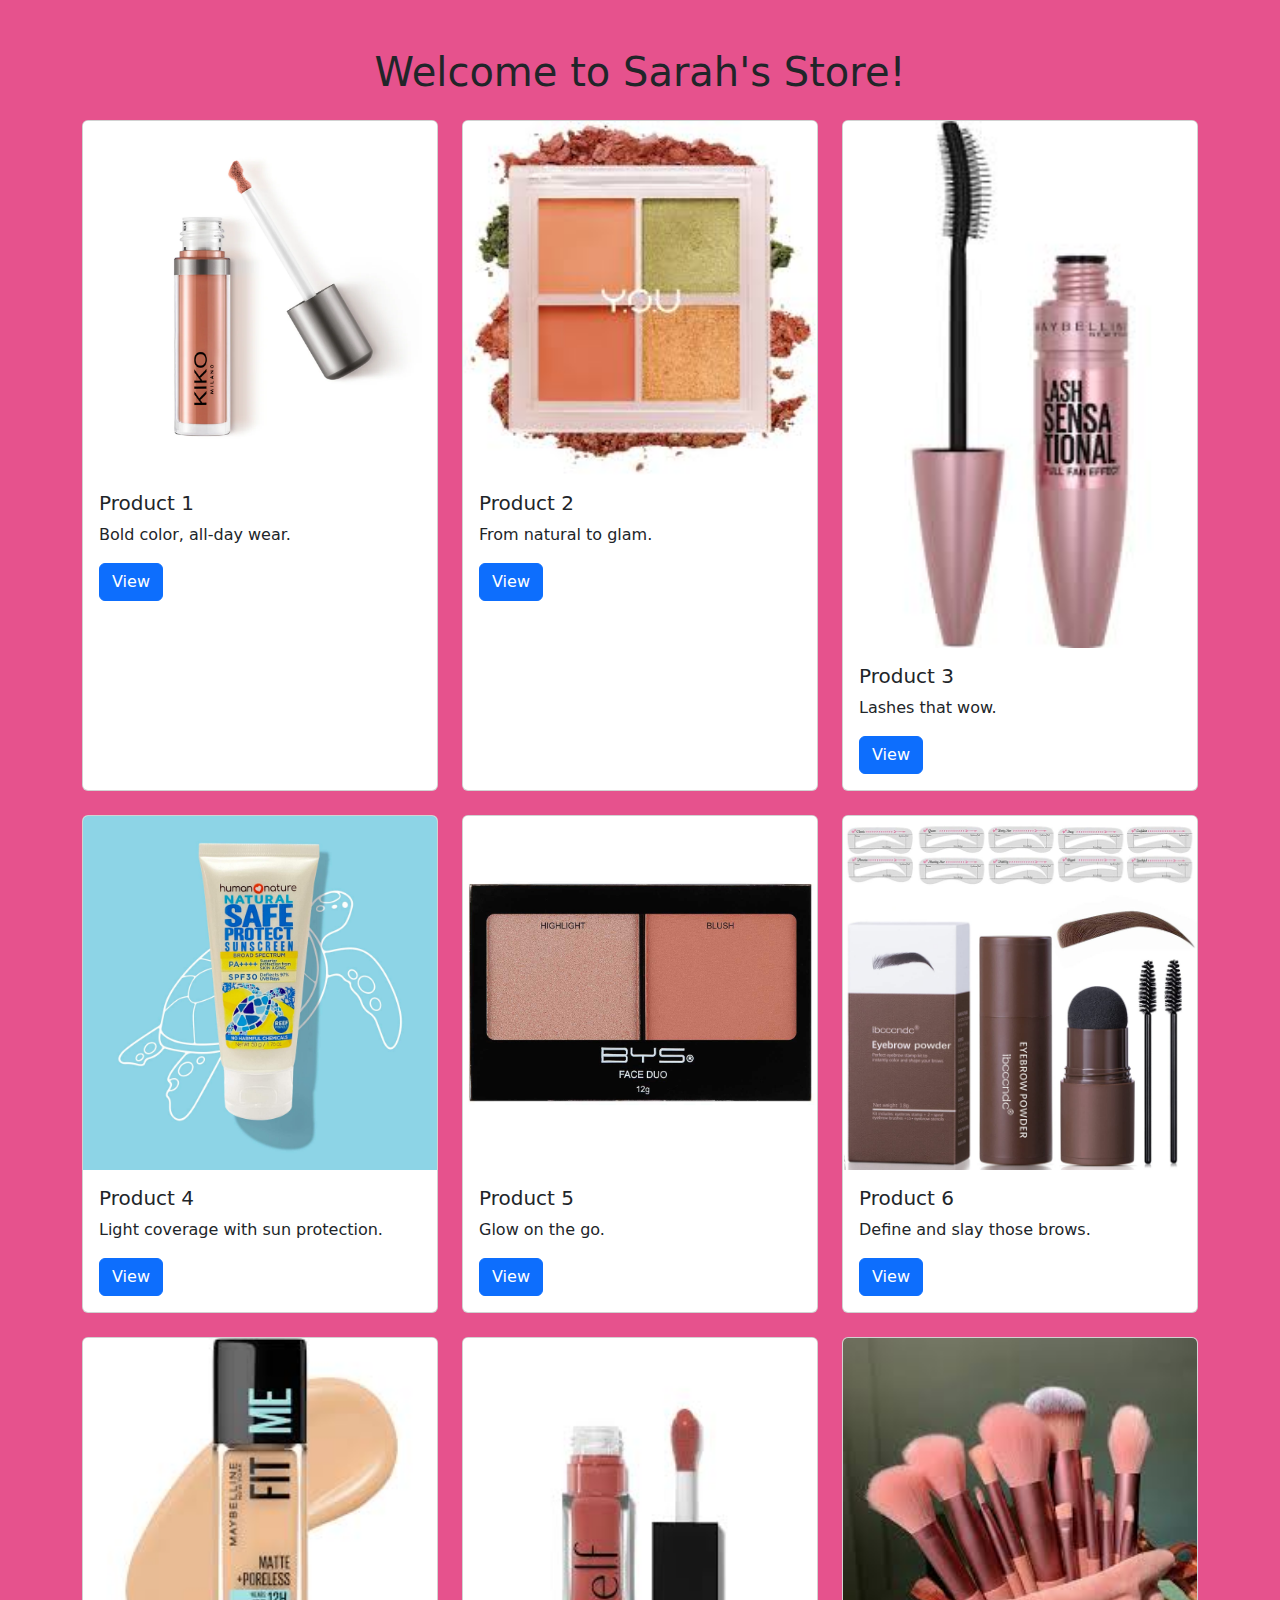
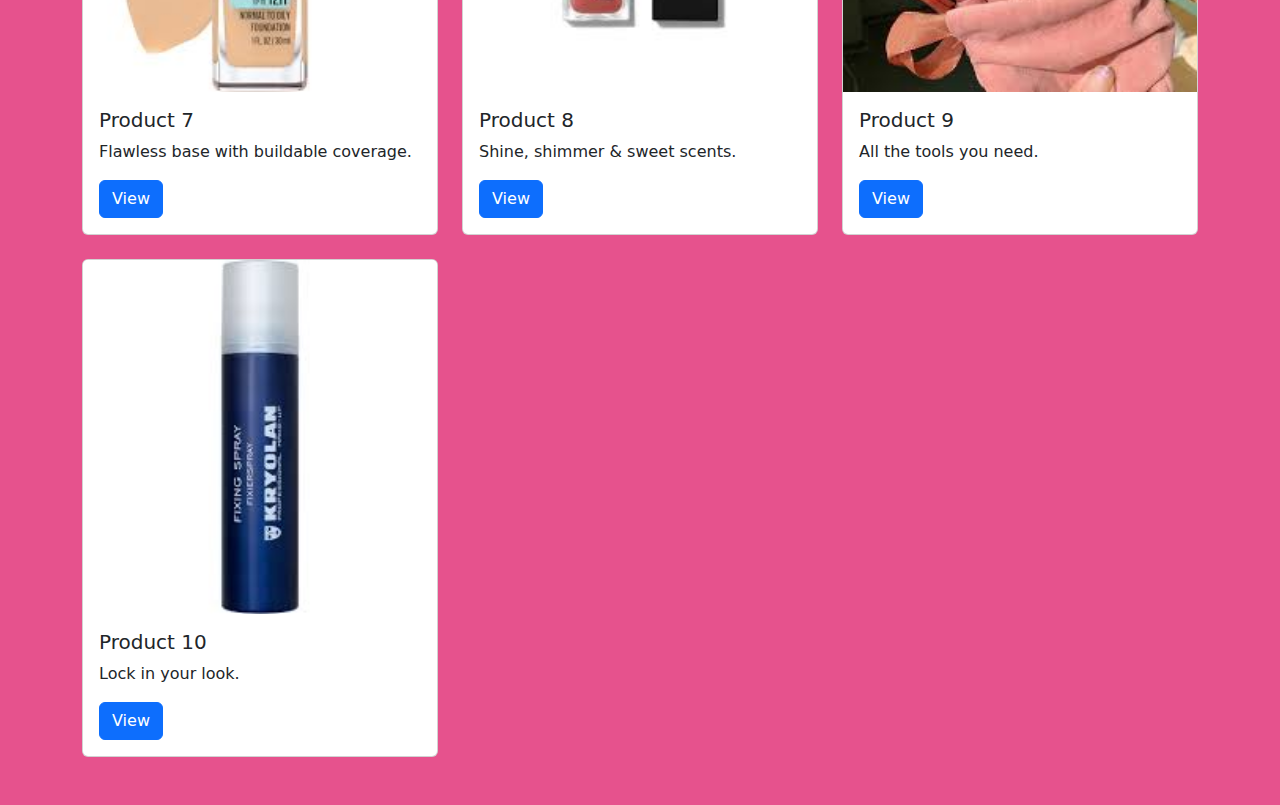
<file: sarah/index.html>
<!DOCTYPE html>
<html lang="en">
<head>
    <meta charset="UTF-8">
    <title>My E-Commerce Store</title>
    <link href="https://cdn.jsdelivr.net/npm/bootstrap@5.3.0/dist/css/bootstrap.min.css" rel="stylesheet">
    <link rel="stylesheet" href="style.css">
</head>
<body>

<div class="container my-5">
    <h1 class="text-center mb-4">Welcome to Sarah's Store!</h1>
    <div class="row row-cols-1 row-cols-md-3 g-4">

        <!-- Product Card Example -->
        <div class="col">
            <div class="card h-100 product-card">
                <img src="jpg1.webp" class="card-img-top" alt="Product 1">
                <div class="card-body">
                    <h5 class="card-title">Product 1</h5>
                    <p class="card-text">Bold color, all-day wear.</p>
                    <a href="product.html" class="btn btn-primary">View</a>
                </div>
            </div>
        </div>
        <div class="col">
            <div class="card h-100 product-card">
                <img src="jpg2.jpg" class="card-img-top" alt="Product 2">
                <div class="card-body">
                    <h5 class="card-title">Product 2</h5>
                    <p class="card-text">From natural to glam.</p>
                    <a href="product.html" class="btn btn-primary">View</a>
                </div>
            </div>
        </div>
        <div class="col">
            <div class="card h-100 product-card">
                <img src="jpg3.jpg" class="card-img-top" alt="Product 3">
                <div class="card-body">
                    <h5 class="card-title">Product 3</h5>
                    <p class="card-text">Lashes that wow.</p>
                    <a href="product.html" class="btn btn-primary">View</a>
                </div>
            </div>
        </div>
        <div class="col">
            <div class="card h-100 product-card">
                <img src="jpg4.jpg" class="card-img-top" alt="Product 4">
                <div class="card-body">
                    <h5 class="card-title">Product 4</h5>
                    <p class="card-text">Light coverage with sun protection.</p>
                    <a href="product.html" class="btn btn-primary">View</a>
                </div>
            </div>
        </div>
        <div class="col">
            <div class="card h-100 product-card">
                <img src="jpg5.jpg" class="card-img-top" alt="Product 5">
                <div class="card-body">
                    <h5 class="card-title">Product 5</h5>
                    <p class="card-text">Glow on the go.</p>
                    <a href="product.html" class="btn btn-primary">View</a>
                </div>
            </div>
        </div>
        <div class="col">
            <div class="card h-100 product-card">
                <img src="jpg6.jpg" class="card-img-top" alt="Product 6">
                <div class="card-body">
                    <h5 class="card-title">Product 6</h5>
                    <p class="card-text">Define and slay those brows.</p>
                    <a href="product.html" class="btn btn-primary">View</a>
                </div>
            </div>
        </div>
        <div class="col">
            <div class="card h-100 product-card">
                <img src="jpg7.jpg" class="card-img-top" alt="Product 7">
                <div class="card-body">
                    <h5 class="card-title">Product 7</h5>
                    <p class="card-text">Flawless base with buildable coverage.</p>
                    <a href="product.html" class="btn btn-primary">View</a>
                </div>
            </div>
        </div>
        <div class="col">
            <div class="card h-100 product-card">
                <img src="jpg8.jpg" class="card-img-top" alt="Product 8">
                <div class="card-body">
                    <h5 class="card-title">Product 8</h5>
                    <p class="card-text">Shine, shimmer & sweet scents.</p>
                    <a href="product.html" class="btn btn-primary">View</a>
                </div>
            </div>
        </div>
        <div class="col">
            <div class="card h-100 product-card">
                <img src="jpg9.jpg" class="card-img-top" alt="Product 9">
                <div class="card-body">
                    <h5 class="card-title">Product 9</h5>
                    <p class="card-text">All the tools you need.</p>
                    <a href="product.html" class="btn btn-primary">View</a>
                </div>
            </div>
        </div>
        <div class="col">
            <div class="card h-100 product-card">
                <img src="jpg10.jpg" class="card-img-top" alt="Product 10">
                <div class="card-body">
                    <h5 class="card-title">Product 10</h5>
                    <p class="card-text">Lock in your look.</p>
                    <a href="product.html" class="btn btn-primary">View</a>
                </div>
            </div>
        </div>


        <!-- Repeat for other products -->
        <!-- Use product2.jpg, product3.jpg, etc. -->

    </div>
</div>

</body>
</html>
</file>
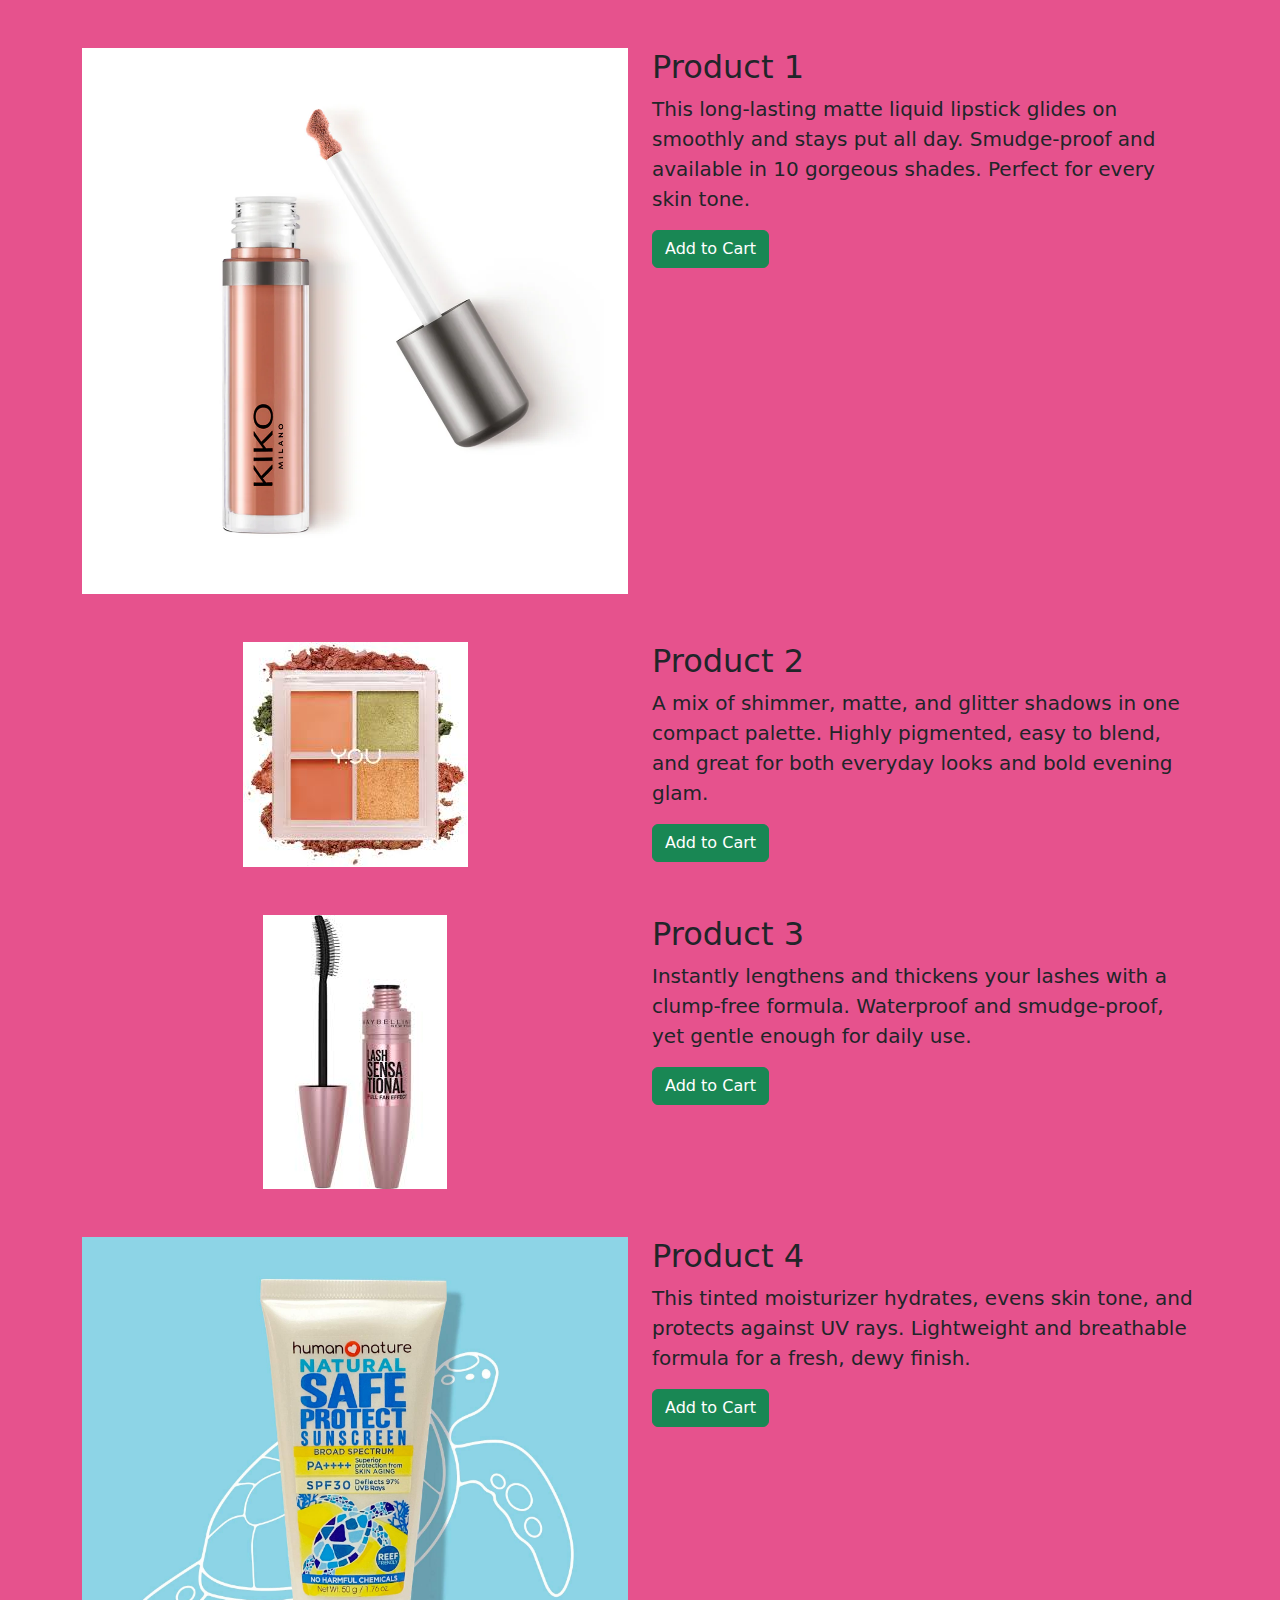
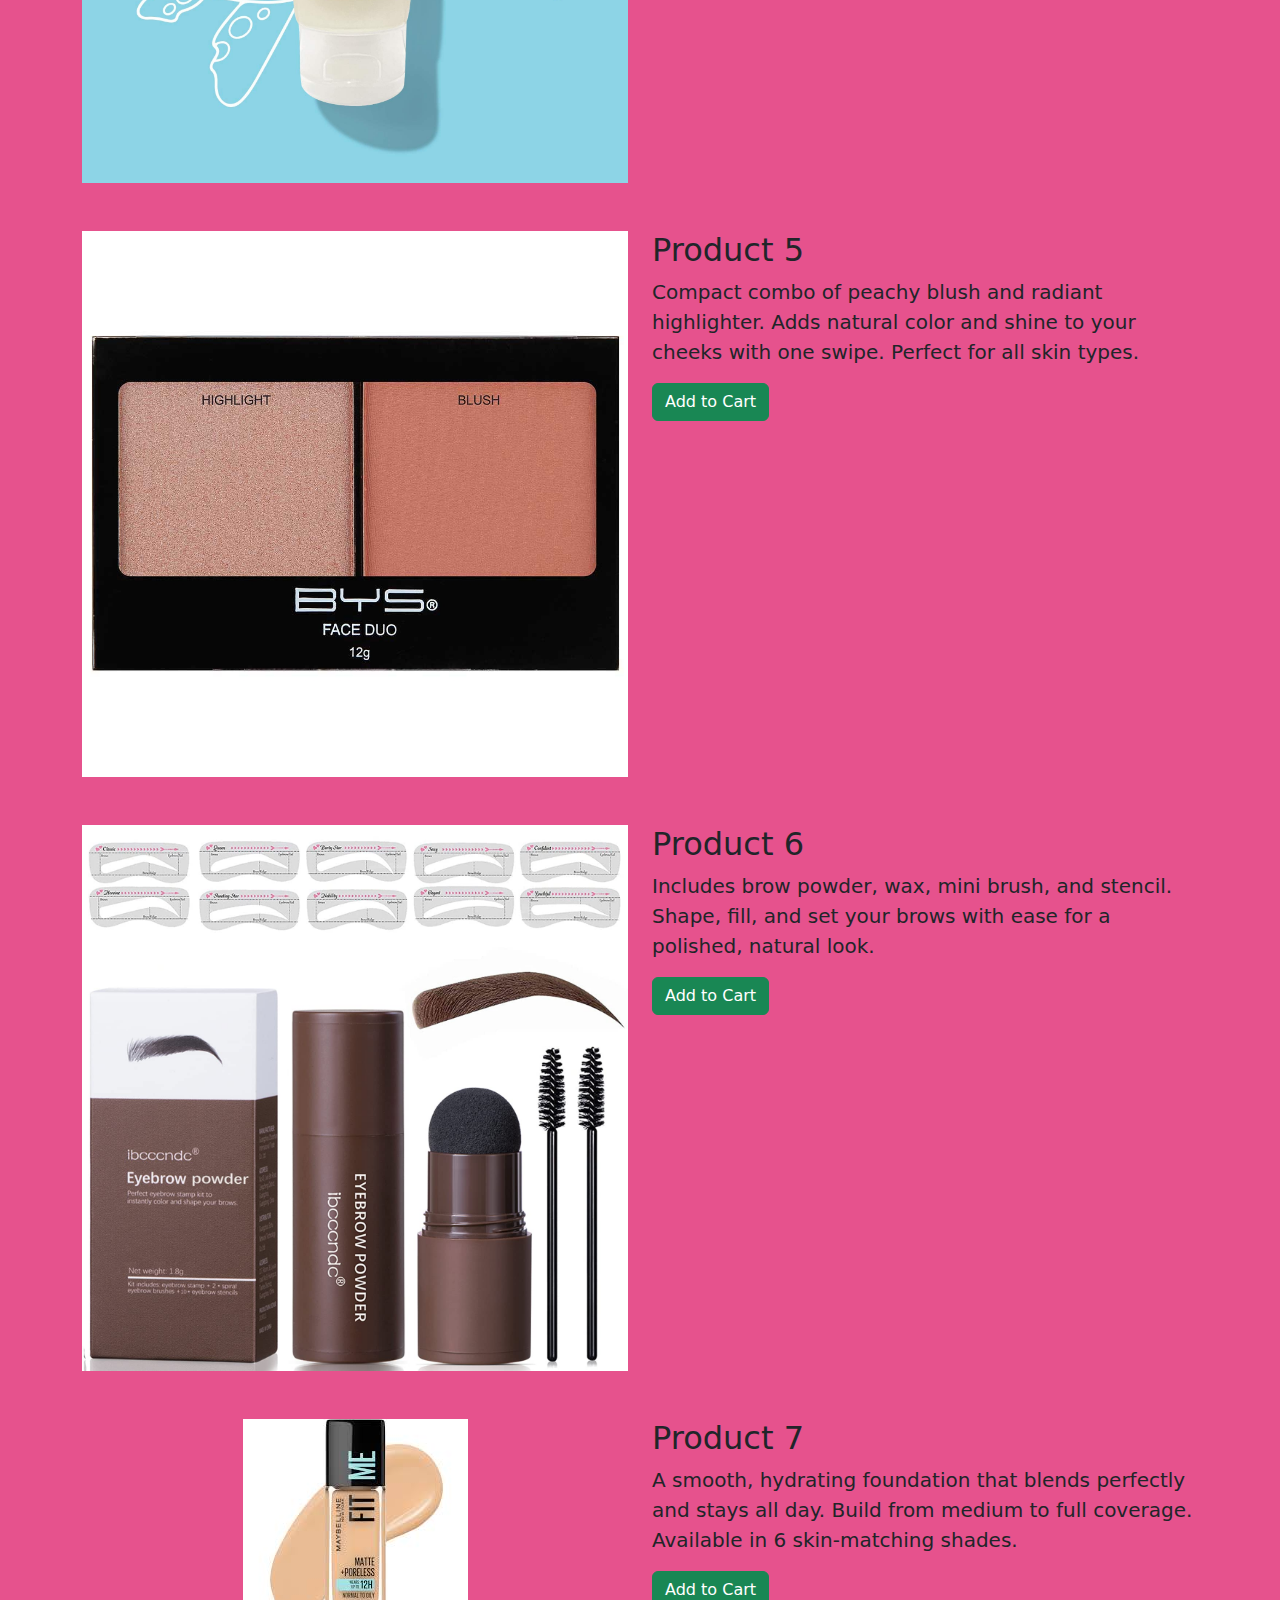
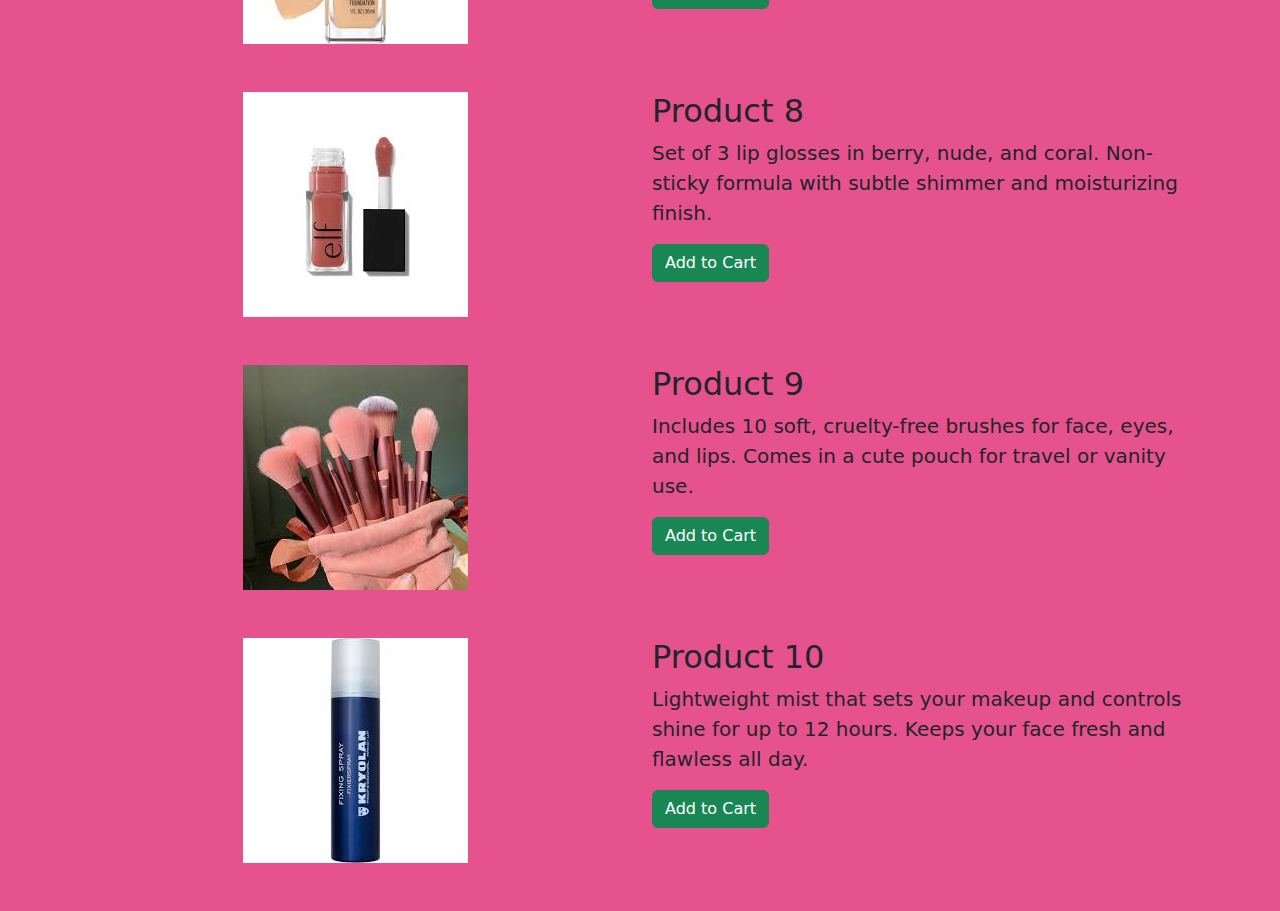
<file: sarah/product.html>
<!DOCTYPE html>
<html lang="en">
<head>
    <meta charset="UTF-8">
    <title>Product Details</title>
    <link href="https://cdn.jsdelivr.net/npm/bootstrap@5.3.0/dist/css/bootstrap.min.css" rel="stylesheet">
    <link rel="stylesheet" href="style.css">
</head>
<body>

<div class="container my-5">
    <div class="row">
        <div class="col-md-6 text-center">
            <img src="jpg1.webp" alt="Product 1" class="img-fluid product-img animated">
        </div>
        <div class="col-md-6">
            <h2>Product 1</h2>
            <p class="lead">This long-lasting matte liquid lipstick glides on smoothly and stays put all day. Smudge-proof and available in 10 gorgeous shades. Perfect for every skin tone.</p>
            <button class="btn btn-success">Add to Cart</button>
        </div>
    </div>
</div>

<div class="container my-5">
    <div class="row">
        <div class="col-md-6 text-center">
            <img src="jpg2.jpg" alt="Product 2" class="img-fluid product-img animated">
        </div>
        <div class="col-md-6">
            <h2>Product 2</h2>
            <p class="lead">A mix of shimmer, matte, and glitter shadows in one compact palette. Highly pigmented, easy to blend, and great for both everyday looks and bold evening glam.</p>
            <button class="btn btn-success">Add to Cart</button>
        </div>
    </div>
</div>
<div class="container my-5">
    <div class="row">
        <div class="col-md-6 text-center">
            <img src="jpg3.jpg" alt="Product 3" class="img-fluid product-img animated">
        </div>
        <div class="col-md-6">
            <h2>Product 3</h2>
            <p class="lead">Instantly lengthens and thickens your lashes with a clump-free formula. Waterproof and smudge-proof, yet gentle enough for daily use.</p>
            <button class="btn btn-success">Add to Cart</button>
        </div>
    </div>
</div>

<div class="container my-5">
    <div class="row">
        <div class="col-md-6 text-center">
            <img src="jpg4.jpg" alt="Product 4" class="img-fluid product-img animated">
        </div>
        <div class="col-md-6">
            <h2>Product 4</h2>
            <p class="lead">This tinted moisturizer hydrates, evens skin tone, and protects against UV rays. Lightweight and breathable formula for a fresh, dewy finish.</p>
            <button class="btn btn-success">Add to Cart</button>
        </div>
    </div>
</div>
<div class="container my-5">
    <div class="row">
        <div class="col-md-6 text-center">
            <img src="jpg5.jpg" alt="Product 5" class="img-fluid product-img animated">
        </div>
        <div class="col-md-6">
            <h2>Product 5</h2>
            <p class="lead">Compact combo of peachy blush and radiant highlighter. Adds natural color and shine to your cheeks with one swipe. Perfect for all skin types.</p>
            <button class="btn btn-success">Add to Cart</button>
        </div>
    </div>
</div>
<div class="container my-5">
    <div class="row">
        <div class="col-md-6 text-center">
            <img src="jpg6.jpg" alt="Product 6" class="img-fluid product-img animated">
        </div>
        <div class="col-md-6">
            <h2>Product 6</h2>
            <p class="lead">Includes brow powder, wax, mini brush, and stencil. Shape, fill, and set your brows with ease for a polished, natural look.</p>
            <button class="btn btn-success">Add to Cart</button>
        </div>
    </div>
</div>
<div class="container my-5">
    <div class="row">
        <div class="col-md-6 text-center">
            <img src="jpg7.jpg" alt="Product 7" class="img-fluid product-img animated">
        </div>
        <div class="col-md-6">
            <h2>Product 7</h2>
            <p class="lead">A smooth, hydrating foundation that blends perfectly and stays all day. Build from medium to full coverage. Available in 6 skin-matching shades.</p>
            <button class="btn btn-success">Add to Cart</button>
        </div>
    </div>
</div>
<div class="container my-5">
    <div class="row">
        <div class="col-md-6 text-center">
            <img src="jpg8.jpg" alt="Product 8" class="img-fluid product-img animated">
        </div>
        <div class="col-md-6">
            <h2>Product 8</h2>
            <p class="lead">Set of 3 lip glosses in berry, nude, and coral. Non-sticky formula with subtle shimmer and moisturizing finish.</p>
            <button class="btn btn-success">Add to Cart</button>
        </div>
    </div>
</div>
<div class="container my-5">
    <div class="row">
        <div class="col-md-6 text-center">
            <img src="jpg9.jpg" alt="Product 9" class="img-fluid product-img animated">
        </div>
        <div class="col-md-6">
            <h2>Product 9</h2>
            <p class="lead">Includes 10 soft, cruelty-free brushes for face, eyes, and lips. Comes in a cute pouch for travel or vanity use.</p>
            <button class="btn btn-success">Add to Cart</button>
        </div>
    </div>
</div>
<div class="container my-5">
    <div class="row">
        <div class="col-md-6 text-center">
            <img src="jpg10.jpg" alt="Product 10" class="img-fluid product-img animated">
        </div>
        <div class="col-md-6">
            <h2>Product 10</h2>
            <p class="lead">Lightweight mist that sets your makeup and controls shine for up to 12 hours. Keeps your face fresh and flawless all day.</p>
            <button class="btn btn-success">Add to Cart</button>
        </div>
    </div>
</div>

</body>
</html>
</file>
<file: sarah/style.css>
body {
    background-color: #e6528d;
}

.product-card:hover {
    transform: scale(1.03);
    transition: transform 0.3s ease-in-out;
}

.product-img.animated {
    animation: fadeIn 1s ease-in-out;
}

@keyframes fadeIn {
    0% { opacity: 0; transform: translateY(20px); }
    100% { opacity: 1; transform: translateY(0); }
}
</file>
